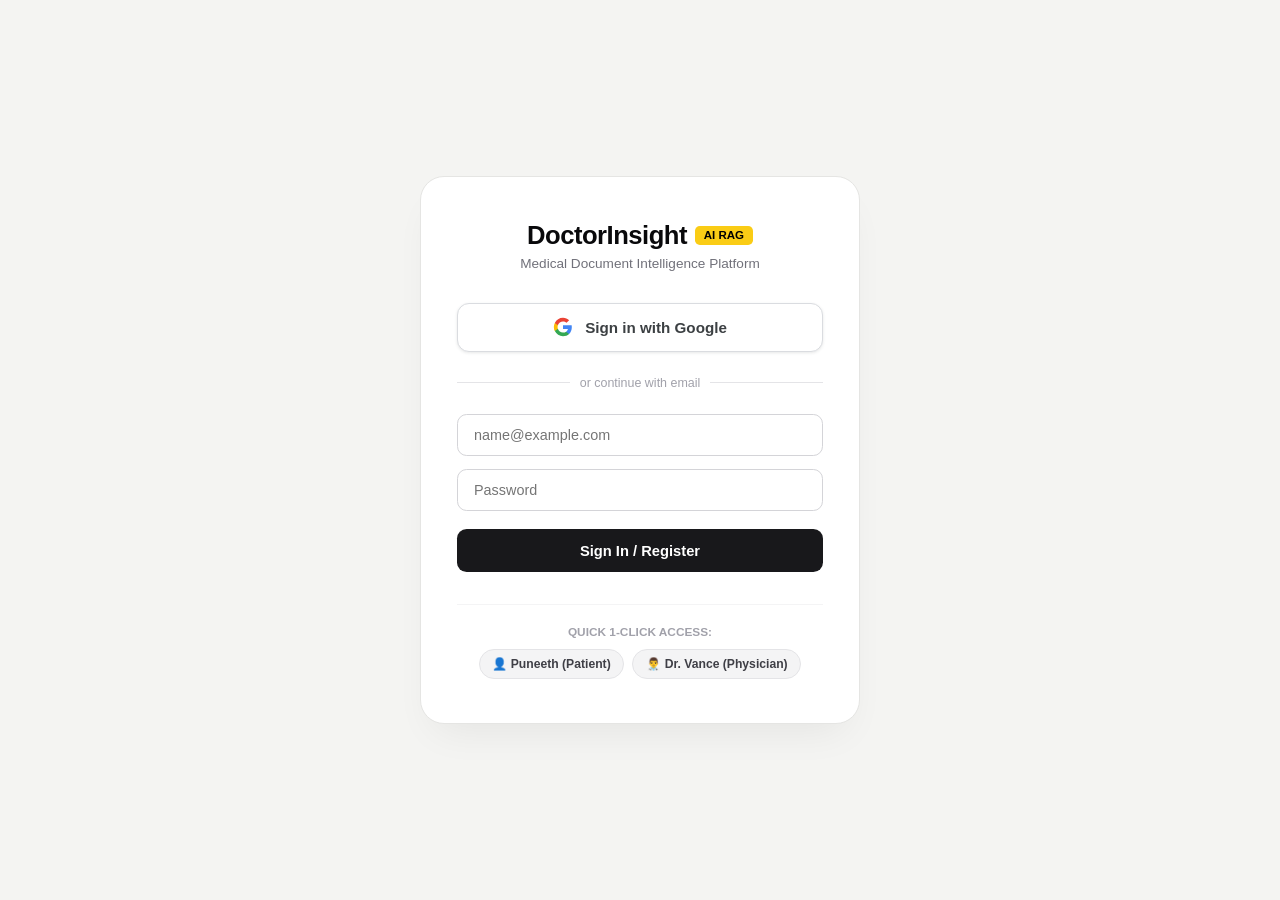
<file: static/login.html>
<!DOCTYPE html>
<html lang="en">
<head>
  <meta charset="UTF-8">
  <meta name="viewport" content="width=device-width, initial-scale=1.0">
  <title>Sign In — DoctorInsight</title>
  <link rel="stylesheet" href="/static/styles.css">
  <link rel="icon" href="data:image/svg+xml,<svg xmlns=%22http://www.w3.org/2000/svg%22 viewBox=%220%22%20%220%22%20width=%22100%22%20height=%22100%22><text y=%22.9em%22 font-size=%2290%22>🩺</text></svg>">
  <script src="https://accounts.google.com/gsi/client" async defer></script>
  <style>
    body {
      background: #f4f4f2;
      min-height: 100vh;
      display: flex;
      flex-direction: column;
      align-items: center;
      justify-content: center;
      padding: 1.5rem;
    }
    .login-container {
      background: #ffffff;
      border: 1px solid #e5e5e3;
      border-radius: 1.5rem;
      width: 100%;
      max-width: 440px;
      padding: 2.75rem 2.25rem;
      box-shadow: 0 20px 40px -15px rgba(0,0,0,0.07);
      text-align: center;
    }
    .login-brand {
      display: inline-flex;
      align-items: center;
      gap: 0.5rem;
      margin-bottom: 0.35rem;
    }
    .login-brand-title {
      font-size: 1.6rem;
      font-weight: 800;
      color: #09090b;
      letter-spacing: -0.5px;
    }
    .badge-rag-login {
      background: #facc15;
      color: #000000;
      font-weight: 800;
      font-size: 0.72rem;
      padding: 0.2rem 0.55rem;
      border-radius: 0.3rem;
    }
    .login-subtitle {
      font-size: 0.85rem;
      color: #71717a;
      margin-bottom: 2rem;
    }
    .btn-google-real {
      width: 100%;
      display: flex;
      align-items: center;
      justify-content: center;
      gap: 0.75rem;
      background: #ffffff;
      border: 1px solid #dadce0;
      color: #3c4043;
      padding: 0.85rem 1.25rem;
      border-radius: 0.75rem;
      font-size: 0.95rem;
      font-weight: 600;
      cursor: pointer;
      box-shadow: 0 1px 3px rgba(60,64,67, 0.12);
      transition: all 0.2s ease;
      margin-bottom: 1.5rem;
    }
    .btn-google-real:hover {
      background: #f8fafc;
      border-color: #c2c7d0;
      box-shadow: 0 2px 6px rgba(60,64,67, 0.2);
    }
    .divider-line {
      display: flex;
      align-items: center;
      text-align: center;
      color: #a1a1aa;
      font-size: 0.78rem;
      margin-bottom: 1.5rem;
    }
    .divider-line::before, .divider-line::after {
      content: '';
      flex: 1;
      border-bottom: 1px solid #e4e4e7;
    }
    .divider-line:not(:empty)::before { margin-right: 0.75em; }
    .divider-line:not(:empty)::after { margin-left: 0.75em; }
    .form-field {
      width: 100%;
      padding: 0.75rem 1rem;
      border: 1px solid #d4d4d8;
      border-radius: 0.6rem;
      font-size: 0.9rem;
      margin-bottom: 0.85rem;
      outline: none;
      transition: border-color 0.15s;
    }
    .form-field:focus {
      border-color: #18181b;
    }
    .btn-submit-login {
      width: 100%;
      background: #18181b;
      color: #ffffff;
      border: none;
      padding: 0.85rem;
      border-radius: 0.6rem;
      font-weight: 700;
      font-size: 0.92rem;
      cursor: pointer;
      transition: background 0.15s;
      margin-top: 0.25rem;
    }
    .btn-submit-login:hover {
      background: #27272a;
    }
    .demo-pill {
      background: #f4f4f5;
      border: 1px solid #e4e4e7;
      padding: 0.45rem 0.8rem;
      border-radius: 9999px;
      font-size: 0.76rem;
      font-weight: 600;
      color: #3f3f46;
      cursor: pointer;
      transition: all 0.15s;
    }
    .demo-pill:hover {
      background: #e4e4e7;
      color: #18181b;
    }
  </style>
</head>
<body>

  <div class="login-container">
    
    <!-- Branding -->
    <div class="login-brand">
      <span class="login-brand-title">DoctorInsight</span>
      <span class="badge-rag-login">AI RAG</span>
    </div>
    <div class="login-subtitle">Medical Document Intelligence Platform</div>

    <!-- Official Style Google Auth Button -->
    <button class="btn-google-real" onclick="openGooglePicker()">
      <svg style="width: 20px; height: 20px;" viewBox="0 0 24 24">
        <path fill="#4285F4" d="M22.56 12.25c0-.78-.07-1.53-.2-2.25H12v4.26h5.92c-.26 1.37-1.04 2.53-2.21 3.31v2.77h3.57c2.08-1.92 3.28-4.74 3.28-8.09z"/>
        <path fill="#34A853" d="M12 23c2.97 0 5.46-.98 7.28-2.66l-3.57-2.77c-.98.66-2.23 1.06-3.71 1.06-2.86 0-5.29-1.93-6.16-4.53H2.18v2.84C3.99 20.53 7.7 23 12 23z"/>
        <path fill="#FBBC05" d="M5.84 14.09c-.22-.66-.35-1.36-.35-2.09s.13-1.43.35-2.09V7.06H2.18C1.43 8.55 1 10.22 1 12s.43 3.45 1.18 4.94l2.85-2.22.81-.63z"/>
        <path fill="#EA4335" d="M12 5.38c1.62 0 3.06.56 4.21 1.64l3.15-3.15C17.45 2.09 14.97 1 12 1 7.7 1 3.99 3.47 2.18 7.06l3.66 2.84c.87-2.6 3.3-4.52 6.16-4.52z"/>
      </svg>
      <span>Sign in with Google</span>
    </button>

    <div class="divider-line">or continue with email</div>

    <!-- Email Login Form -->
    <form onsubmit="handleEmailLogin(event)">
      <input type="email" id="emailInput" class="form-field" placeholder="name@example.com" required>
      <input type="password" id="passwordInput" class="form-field" placeholder="Password" required>
      <button type="submit" class="btn-submit-login">Sign In / Register</button>
    </form>

    <!-- Quick Demo Accounts -->
    <div style="margin-top: 2rem; padding-top: 1.25rem; border-top: 1px solid #f4f4f5;">
      <div style="font-size: 0.74rem; font-weight: 700; color: #a1a1aa; text-transform: uppercase; margin-bottom: 0.6rem;">Quick 1-Click Access:</div>
      <div style="display: flex; gap: 0.5rem; justify-content: center; flex-wrap: wrap;">
        <button type="button" class="demo-pill" onclick="loginDirect('Puneeth K.V.N.', 'puneeth.kvn@gmail.com')">👤 Puneeth (Patient)</button>
        <button type="button" class="demo-pill" onclick="loginDirect('Dr. Sarah Vance', 'dr.sarah.vance@hospital.org')">👨‍⚕️ Dr. Vance (Physician)</button>
      </div>
    </div>

  </div>

  <!-- Google Account Chooser Modal -->
  <div class="modal-overlay" id="googlePickerModal">
    <div class="modal-window">
      <svg style="width: 32px; height: 32px; margin: 0 auto 0.5rem;" viewBox="0 0 24 24">
        <path fill="#4285F4" d="M22.56 12.25c0-.78-.07-1.53-.2-2.25H12v4.26h5.92c-.26 1.37-1.04 2.53-2.21 3.31v2.77h3.57c2.08-1.92 3.28-4.74 3.28-8.09z"/>
        <path fill="#34A853" d="M12 23c2.97 0 5.46-.98 7.28-2.66l-3.57-2.77c-.98.66-2.23 1.06-3.71 1.06-2.86 0-5.29-1.93-6.16-4.53H2.18v2.84C3.99 20.53 7.7 23 12 23z"/>
        <path fill="#FBBC05" d="M5.84 14.09c-.22-.66-.35-1.36-.35-2.09s.13-1.43.35-2.09V7.06H2.18C1.43 8.55 1 10.22 1 12s.43 3.45 1.18 4.94l2.85-2.22.81-.63z"/>
        <path fill="#EA4335" d="M12 5.38c1.62 0 3.06.56 4.21 1.64l3.15-3.15C17.45 2.09 14.97 1 12 1 7.7 1 3.99 3.47 2.18 7.06l3.66 2.84c.87-2.6 3.3-4.52 6.16-4.52z"/>
      </svg>
      <h3 style="font-size: 1.15rem; font-weight: 800; color: #09090b; margin-bottom: 0.25rem;">Choose a Google Account</h3>
      <p style="font-size: 0.8rem; color: #71717a; margin-bottom: 1.25rem;">to continue to DoctorInsight</p>

      <div style="display: flex; flex-direction: column; gap: 0.5rem; text-align: left;">
        <div onclick="loginDirect('Puneeth K.V.N.', 'puneeth.kvn@gmail.com')" style="display: flex; align-items: center; gap: 0.75rem; padding: 0.75rem; border: 1px solid #e4e4e7; border-radius: 0.6rem; cursor: pointer; transition: background 0.15s;" onmouseover="this.style.background='#f4f4f5'" onmouseout="this.style.background='white'">
          <div style="width: 38px; height: 38px; border-radius: 50%; background: #18181b; color: white; display: flex; align-items: center; justify-content: center; font-weight: 800;">P</div>
          <div>
            <div style="font-weight: 700; font-size: 0.88rem; color: #18181b;">Puneeth K.V.N.</div>
            <div style="font-size: 0.74rem; color: #71717a;">puneeth.kvn@gmail.com</div>
          </div>
        </div>

        <div onclick="promptCustomAccount()" style="display: flex; align-items: center; gap: 0.75rem; padding: 0.75rem; border: 1px dashed #cbd5e1; border-radius: 0.6rem; cursor: pointer; transition: background 0.15s;" onmouseover="this.style.background='#f4f4f5'" onmouseout="this.style.background='white'">
          <div style="width: 38px; height: 38px; border-radius: 50%; background: #f4f4f5; color: #71717a; display: flex; align-items: center; justify-content: center; font-weight: 800;">+</div>
          <div>
            <div style="font-weight: 700; font-size: 0.88rem; color: #0284c7;">Use another Google account</div>
            <div style="font-size: 0.74rem; color: #71717a;">Enter your custom name &amp; gmail</div>
          </div>
        </div>
      </div>

      <button class="btn-demo-data" style="width: 100%; margin-top: 1.25rem; justify-content: center;" onclick="closeGooglePicker()">Cancel</button>
    </div>
  </div>

  <script>
    function openGooglePicker() {
      document.getElementById('googlePickerModal').style.display = 'flex';
    }
    function closeGooglePicker() {
      document.getElementById('googlePickerModal').style.display = 'none';
    }

    async function loginDirect(name, email) {
      closeGooglePicker();
      const user = {
        name: name,
        email: email,
        avatar_initial: name[0].toUpperCase(),
        provider: "google",
        timestamp: Date.now()
      };
      localStorage.setItem("DOCTORINSIGHT_GOOGLE_USER", JSON.stringify(user));

      try {
        await fetch("/api/auth/google", {
          method: "POST",
          headers: { "Content-Type": "application/json" },
          body: JSON.stringify({ name, email })
        });
      } catch (e) {}

      // Redirect immediately to dashboard
      window.location.href = "/dashboard";
    }

    function promptCustomAccount() {
      closeGooglePicker();
      const name = prompt("Enter your Name:") || "Google User";
      const email = prompt("Enter your Gmail address:") || "user@gmail.com";
      loginDirect(name, email);
    }

    function handleEmailLogin(e) {
      e.preventDefault();
      const email = document.getElementById("emailInput").value.trim();
      const name = email.split("@")[0].replace(/[^a-zA-Z]/g, " ").trim().toUpperCase();
      loginDirect(name, email);
    }
  </script>
</body>
</html>
</file>
<file: static/styles.css>
:root {
  --bg-app: #f4f4f2;
  --bg-sidebar: #fbfbfa;
  --bg-sidebar-active: #eceae4;
  --text-primary: #18181b;
  --text-muted: #71717a;
  --border-subtle: #e5e5e3;
  --yellow-brand: #facc15;
  --yellow-hover: #eab308;
  --dark-hero: #141416;
  --dark-btn: #27272a;
}

* {
  box-sizing: border-box;
  margin: 0;
  padding: 0;
  font-family: -apple-system, BlinkMacSystemFont, "Segoe UI", Roboto, Helvetica, Arial, sans-serif;
}

body {
  background-color: var(--bg-app);
  color: var(--text-primary);
  min-height: 100vh;
  display: flex;
  flex-direction: column;
}

/* ==========================================
   TOP SAFETY NOTICE BAR
   ========================================== */
.safety-notice-bar {
  background-color: #fefce8;
  border-bottom: 1px solid #fef08a;
  color: #854d0e;
  padding: 0.4rem 1.5rem;
  font-size: 0.76rem;
  display: flex;
  justify-content: space-between;
  align-items: center;
  font-weight: 500;
}

.safety-notice-bar .left {
  display: flex;
  align-items: center;
  gap: 0.5rem;
}

.safety-notice-bar a {
  color: #854d0e;
  text-decoration: underline;
  font-weight: 600;
  cursor: pointer;
}

/* ==========================================
   APP HEADER
   ========================================== */
.top-navbar {
  background: #ffffff;
  border-bottom: 1px solid var(--border-subtle);
  height: 64px;
  padding: 0 1.5rem;
  display: flex;
  align-items: center;
  justify-content: space-between;
  position: sticky;
  top: 0;
  z-index: 40;
}

.brand-wrapper {
  display: flex;
  align-items: center;
  gap: 0.6rem;
}

.brand-title {
  font-size: 1.15rem;
  font-weight: 800;
  color: #09090b;
  letter-spacing: -0.4px;
}

.badge-ai-rag {
  background: var(--yellow-brand);
  color: #000000;
  font-weight: 800;
  font-size: 0.68rem;
  padding: 0.15rem 0.45rem;
  border-radius: 0.25rem;
  letter-spacing: 0.5px;
}

.brand-subtitle {
  font-size: 0.72rem;
  color: var(--text-muted);
  font-weight: 500;
}

/* Patient Selector Dropdown */
.patient-selector-btn {
  background: #ffffff;
  border: 1px solid #d4d4d8;
  padding: 0.45rem 1rem;
  border-radius: 9999px;
  font-size: 0.82rem;
  font-weight: 600;
  color: #27272a;
  cursor: pointer;
  display: flex;
  align-items: center;
  gap: 0.5rem;
  transition: all 0.15s;
}

.patient-selector-btn:hover {
  border-color: #a1a1aa;
  background: #fafafa;
}

/* Header Right Buttons */
.header-actions {
  display: flex;
  align-items: center;
  gap: 0.75rem;
}

.btn-demo-data {
  background: #ffffff;
  border: 1px solid #d4d4d8;
  padding: 0.45rem 0.9rem;
  border-radius: 9999px;
  font-size: 0.8rem;
  font-weight: 600;
  color: #3f3f46;
  cursor: pointer;
  display: flex;
  align-items: center;
  gap: 0.4rem;
  transition: all 0.15s;
}

.btn-demo-data:hover {
  background: #f4f4f5;
}

.btn-upload-doc {
  background: #18181b;
  color: #ffffff;
  border: none;
  padding: 0.45rem 1.1rem;
  border-radius: 9999px;
  font-size: 0.8rem;
  font-weight: 700;
  cursor: pointer;
  display: flex;
  align-items: center;
  gap: 0.45rem;
  transition: background 0.15s;
}

.btn-upload-doc:hover {
  background: #27272a;
}

.btn-upload-doc span.icon {
  color: var(--yellow-brand);
  font-weight: 900;
}

.user-avatar-btn {
  width: 32px;
  height: 32px;
  border-radius: 50%;
  background: #18181b;
  color: #ffffff;
  font-weight: 700;
  font-size: 0.85rem;
  display: flex;
  align-items: center;
  justify-content: center;
  cursor: pointer;
  border: 2px solid transparent;
  transition: border-color 0.15s;
  position: relative;
}

.user-avatar-btn:hover {
  border-color: var(--yellow-brand);
}

/* ==========================================
   APP MAIN SHELL: SIDEBAR + CONTENT
   ========================================= */
.app-shell {
  display: grid;
  grid-template-columns: 250px 1fr;
  flex: 1;
}

@media (max-width: 980px) {
  .app-shell {
    grid-template-columns: 1fr;
  }
}

/* Sidebar */
.sidebar {
  background: var(--bg-sidebar);
  border-right: 1px solid var(--border-subtle);
  padding: 1.25rem 1rem;
  display: flex;
  flex-direction: column;
  justify-content: space-between;
  min-height: calc(100vh - 95px);
}

.sidebar-header {
  display: flex;
  align-items: center;
  justify-content: space-between;
  font-size: 0.72rem;
  font-weight: 800;
  color: var(--text-muted);
  letter-spacing: 0.05em;
  margin-bottom: 1.25rem;
  padding: 0 0.5rem;
}

.sidebar-toggle-icon {
  width: 22px;
  height: 22px;
  border: 1px solid #d4d4d8;
  border-radius: 0.3rem;
  display: flex;
  align-items: center;
  justify-content: center;
  cursor: pointer;
  color: #71717a;
  font-size: 0.75rem;
}

.sidebar-group-title {
  font-size: 0.7rem;
  font-weight: 800;
  color: #71717a;
  letter-spacing: 0.06em;
  margin: 1.25rem 0 0.5rem 0.5rem;
  text-transform: uppercase;
}

.sidebar-nav {
  display: flex;
  flex-direction: column;
  gap: 0.25rem;
}

.nav-item {
  display: flex;
  align-items: center;
  justify-content: space-between;
  padding: 0.6rem 0.75rem;
  border-radius: 0.65rem;
  font-size: 0.85rem;
  font-weight: 600;
  color: #3f3f46;
  cursor: pointer;
  transition: all 0.15s ease;
  text-decoration: none;
  background: transparent;
  border: none;
  width: 100%;
  text-align: left;
}

.nav-item:hover {
  background: #f4f4f2;
  color: #18181b;
}

.nav-item.active {
  background: var(--bg-sidebar-active);
  color: #18181b;
  font-weight: 700;
}

.nav-item .left-content {
  display: flex;
  align-items: center;
  gap: 0.65rem;
}

.nav-item .icon {
  font-size: 1rem;
  width: 20px;
  text-align: center;
}

.badge-demo-black {
  background: #000000;
  color: var(--yellow-brand);
  font-size: 0.62rem;
  font-weight: 800;
  padding: 0.15rem 0.4rem;
  border-radius: 0.25rem;
  letter-spacing: 0.5px;
}

.yellow-dot {
  width: 7px;
  height: 7px;
  border-radius: 50%;
  background: var(--yellow-brand);
  box-shadow: 0 0 0 2px rgba(250, 204, 21, 0.3);
}

/* Sidebar Footer Engine Status Box */
.rag-engine-status-box {
  background: #231b34;
  color: #ffffff;
  border-radius: 0.75rem;
  padding: 0.85rem 1rem;
  margin-top: 2rem;
  display: flex;
  flex-direction: column;
  gap: 0.2rem;
}

.rag-engine-status-box .top {
  display: flex;
  align-items: center;
  justify-content: space-between;
  font-size: 0.8rem;
  font-weight: 700;
  color: #ffffff;
}

.rag-engine-status-box .bottom {
  font-size: 0.68rem;
  color: #a1a1aa;
}

.pulse-green-dot {
  width: 7px;
  height: 7px;
  border-radius: 50%;
  background: #22c55e;
  box-shadow: 0 0 0 3px rgba(34, 197, 94, 0.25);
  display: inline-block;
}

/* ==========================================
   MAIN DASHBOARD CONTENT
   ========================================== */
.main-viewport {
  padding: 1.5rem 2rem 4rem;
  display: flex;
  flex-direction: column;
  gap: 1.5rem;
  max-width: 1350px;
  width: 100%;
  margin: 0 auto;
}

/* Hero Black Card */
.hero-dark-card {
  background: var(--dark-hero);
  border-radius: 1.25rem;
  padding: 2.25rem 2.5rem;
  color: #ffffff;
  display: flex;
  flex-direction: column;
  gap: 1rem;
  box-shadow: 0 10px 25px -5px rgba(0,0,0,0.15);
}

.hero-pill-badge {
  display: inline-flex;
  align-items: center;
  gap: 0.4rem;
  background: var(--yellow-brand);
  color: #000000;
  font-size: 0.72rem;
  font-weight: 800;
  padding: 0.25rem 0.65rem;
  border-radius: 9999px;
  align-self: flex-start;
}

.hero-headline {
  font-size: 2.1rem;
  font-weight: 800;
  letter-spacing: -0.8px;
  color: #ffffff;
  line-height: 1.2;
}

.hero-desc {
  font-size: 0.92rem;
  color: #a1a1aa;
  max-width: 780px;
  line-height: 1.55;
}

.hero-buttons-row {
  display: flex;
  align-items: center;
  gap: 0.75rem;
  flex-wrap: wrap;
  margin-top: 0.75rem;
}

.btn-hero-yellow {
  background: var(--yellow-brand);
  color: #000000;
  border: none;
  padding: 0.65rem 1.25rem;
  border-radius: 9999px;
  font-weight: 700;
  font-size: 0.85rem;
  cursor: pointer;
  display: inline-flex;
  align-items: center;
  gap: 0.45rem;
  transition: background 0.15s;
}

.btn-hero-yellow:hover {
  background: var(--yellow-hover);
}

.btn-hero-white {
  background: #ffffff;
  color: #000000;
  border: none;
  padding: 0.65rem 1.25rem;
  border-radius: 9999px;
  font-weight: 700;
  font-size: 0.85rem;
  cursor: pointer;
  display: inline-flex;
  align-items: center;
  gap: 0.45rem;
  transition: background 0.15s;
}

.btn-hero-white:hover {
  background: #e4e4e7;
}

.btn-hero-dark {
  background: var(--dark-btn);
  color: #ffffff;
  border: 1px solid #3f3f46;
  padding: 0.65rem 1.25rem;
  border-radius: 9999px;
  font-weight: 600;
  font-size: 0.85rem;
  cursor: pointer;
  display: inline-flex;
  align-items: center;
  gap: 0.45rem;
  transition: all 0.15s;
}

.btn-hero-dark:hover {
  background: #3f3f46;
}

/* Search Query / Ask RAG Bar */
.search-rag-card {
  background: #ffffff;
  border: 1px solid var(--border-subtle);
  border-radius: 1rem;
  padding: 0.5rem 0.65rem 0.5rem 1.25rem;
  display: flex;
  align-items: center;
  gap: 0.85rem;
  box-shadow: 0 2px 5px rgba(0,0,0,0.03);
}

.search-rag-input {
  flex: 1;
  border: none;
  outline: none;
  font-size: 0.9rem;
  color: #18181b;
  background: transparent;
}

.search-rag-input::placeholder {
  color: #a1a1aa;
}

.btn-ask-rag {
  background: #18181b;
  color: #ffffff;
  border: none;
  padding: 0.65rem 1.35rem;
  border-radius: 9999px;
  font-size: 0.82rem;
  font-weight: 700;
  cursor: pointer;
  transition: background 0.15s;
}

.btn-ask-rag:hover {
  background: #27272a;
}

/* 4 Metric Stat Cards */
.metrics-stat-grid {
  display: grid;
  grid-template-columns: repeat(4, 1fr);
  gap: 1.25rem;
}

@media (max-width: 900px) {
  .metrics-stat-grid {
    grid-template-columns: repeat(2, 1fr);
  }
}

.stat-card {
  background: #ffffff;
  border: 1px solid var(--border-subtle);
  border-radius: 1rem;
  padding: 1.25rem 1.35rem;
  display: flex;
  flex-direction: column;
  justify-content: space-between;
  min-height: 110px;
  box-shadow: 0 1px 3px rgba(0,0,0,0.02);
}

.stat-card-top {
  display: flex;
  justify-content: space-between;
  align-items: flex-start;
}

.stat-label {
  font-size: 0.68rem;
  font-weight: 800;
  color: var(--text-muted);
  text-transform: uppercase;
  letter-spacing: 0.05em;
}

.stat-icon {
  font-size: 1.15rem;
  color: #71717a;
}

.stat-value {
  font-size: 1.65rem;
  font-weight: 800;
  color: #09090b;
  margin: 0.25rem 0;
}

.stat-subtext {
  font-size: 0.72rem;
  color: var(--text-muted);
}

/* Lower Cards Grid */
.lower-cards-grid {
  display: grid;
  grid-template-columns: 1fr 1fr;
  gap: 1.5rem;
}

@media (max-width: 860px) {
  .lower-cards-grid {
    grid-template-columns: 1fr;
  }
}

.content-box-card {
  background: #ffffff;
  border: 1px solid var(--border-subtle);
  border-radius: 1rem;
  padding: 1.35rem 1.5rem;
  box-shadow: 0 1px 4px rgba(0,0,0,0.02);
}

.content-box-header {
  display: flex;
  justify-content: space-between;
  align-items: center;
  margin-bottom: 0.75rem;
}

.content-box-title {
  font-size: 0.95rem;
  font-weight: 700;
  color: #09090b;
  display: flex;
  align-items: center;
  gap: 0.4rem;
}

.content-box-link {
  font-size: 0.75rem;
  font-weight: 700;
  color: #18181b;
  text-decoration: none;
  cursor: pointer;
}

.content-box-link:hover {
  text-decoration: underline;
}

/* ==========================================
   DROPDOWNS & MODALS
   ========================================== */
.dropdown-menu {
  position: absolute;
  top: 60px;
  background: #ffffff;
  border: 1px solid var(--border-subtle);
  border-radius: 0.75rem;
  box-shadow: 0 10px 25px rgba(0,0,0,0.1);
  padding: 0.5rem;
  z-index: 100;
  display: none;
  min-width: 260px;
}

.dropdown-item {
  padding: 0.65rem 0.85rem;
  border-radius: 0.5rem;
  font-size: 0.84rem;
  cursor: pointer;
  transition: background 0.15s;
  display: flex;
  align-items: center;
  justify-content: space-between;
}

.dropdown-item:hover {
  background: #f4f4f5;
}

.modal-overlay {
  position: fixed;
  inset: 0;
  background: rgba(0, 0, 0, 0.6);
  backdrop-filter: blur(4px);
  z-index: 1000;
  display: none;
  align-items: center;
  justify-content: center;
  padding: 1rem;
}

.modal-window {
  background: #ffffff;
  border-radius: 1.25rem;
  width: 100%;
  max-width: 480px;
  padding: 2rem;
  box-shadow: 0 25px 50px rgba(0,0,0,0.25);
  text-align: center;
}

.google-auth-button {
  width: 100%;
  display: flex;
  align-items: center;
  justify-content: center;
  gap: 0.75rem;
  background: #ffffff;
  border: 1px solid #dadce0;
  color: #3c4043;
  padding: 0.8rem 1.25rem;
  border-radius: 0.6rem;
  font-size: 0.95rem;
  font-weight: 600;
  cursor: pointer;
  box-shadow: 0 1px 3px rgba(60,64,67, 0.15);
  transition: all 0.2s ease;
  margin: 1.25rem 0;
}

.google-auth-button:hover {
  background: #f8fafc;
  box-shadow: 0 2px 6px rgba(60,64,67, 0.2);
}

/* Views toggling */
.tab-view {
  display: none;
}

.tab-view.active {
  display: flex;
  flex-direction: column;
  gap: 1.5rem;
}

/* Sidebar Toggle & Collapsed Rail Mode */
.app-shell {
  transition: grid-template-columns 0.2s ease;
}

.app-shell.sidebar-collapsed {
  grid-template-columns: 74px 1fr;
}

.app-shell.sidebar-collapsed .sidebar {
  padding: 1.25rem 0.5rem;
  align-items: center;
}

.app-shell.sidebar-collapsed .sidebar-header span:first-child,
.app-shell.sidebar-collapsed .sidebar-group-title,
.app-shell.sidebar-collapsed .nav-item .left-content span:not(.icon),
.app-shell.sidebar-collapsed .nav-item .badge-demo-black,
.app-shell.sidebar-collapsed .nav-item .nav-count-pill,
.app-shell.sidebar-collapsed .nav-item .yellow-dot,
.app-shell.sidebar-collapsed .rag-engine-status-box .bottom,
.app-shell.sidebar-collapsed .rag-engine-status-box .top span:first-child {
  display: none;
}

.app-shell.sidebar-collapsed .sidebar-header {
  justify-content: center;
  padding: 0;
}

.app-shell.sidebar-collapsed .nav-item {
  justify-content: center;
  padding: 0.65rem;
}

.app-shell.sidebar-collapsed .rag-engine-status-box {
  padding: 0.65rem;
  align-items: center;
}

.sidebar-toggle-icon {
  transition: all 0.15s ease;
}

.sidebar-toggle-icon:hover {
  background: #e4e4e7;
  color: #18181b;
  border-color: #a1a1aa;
}

.nav-count-pill {
  font-size: 0.66rem;
  font-weight: 800;
  padding: 0.12rem 0.45rem;
  border-radius: 999px;
  background: #e4e4e7;
  color: #27272a;
}

.nav-item.active .nav-count-pill {
  background: #18181b;
  color: #facc15;
}

.chat-msg {
  padding: 0.85rem 1.1rem;
  border-radius: 0.85rem;
  font-size: 0.86rem;
  line-height: 1.55;
  max-width: 88%;
}

.chat-msg.assistant {
  background: #ffffff;
  border: 1px solid #e4e4e7;
  color: #18181b;
  align-self: flex-start;
  box-shadow: 0 1px 2px rgba(0,0,0,0.03);
}

.chat-msg.user {
  background: #18181b;
  color: #ffffff;
  align-self: flex-end;
  font-weight: 600;
}
</file>
